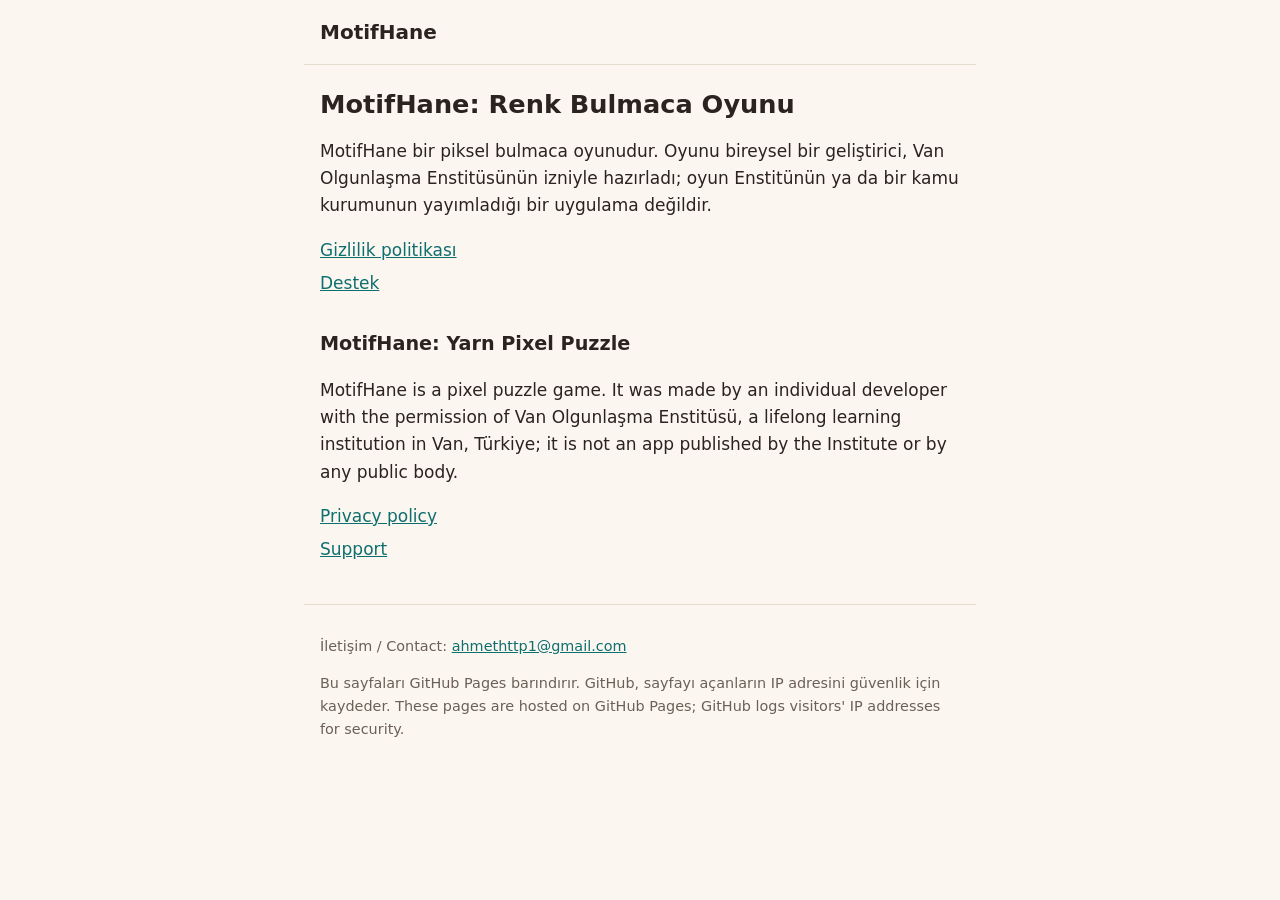
<file: index.html>
<!doctype html>
<html lang="tr">
<head>
<meta charset="utf-8">
<meta name="viewport" content="width=device-width, initial-scale=1">
<title>MotifHane: Renk Bulmaca Oyunu</title>
<meta name="description" content="MotifHane piksel bulmaca oyununun gizlilik ve destek sayfaları.">
<link rel="stylesheet" href="stil.css">
</head>
<body>
<header class="ust">
  <span class="ad">MotifHane</span>
</header>
<main>
<h1>MotifHane: Renk Bulmaca Oyunu</h1>
<p>MotifHane bir piksel bulmaca oyunudur. Oyunu bireysel bir geliştirici, Van Olgunlaşma Enstitüsünün izniyle hazırladı; oyun Enstitünün ya da bir kamu kurumunun yayımladığı bir uygulama değildir.</p>
<ul class="baglantilar">
  <li><a href="gizlilik.html">Gizlilik politikası</a></li>
  <li><a href="destek.html">Destek</a></li>
</ul>
<section lang="en">
<h2>MotifHane: Yarn Pixel Puzzle</h2>
<p>MotifHane is a pixel puzzle game. It was made by an individual developer with the permission of Van Olgunlaşma Enstitüsü, a lifelong learning institution in Van, Türkiye; it is not an app published by the Institute or by any public body.</p>
<ul class="baglantilar">
  <li><a href="privacy.html">Privacy policy</a></li>
  <li><a href="destek.html#en">Support</a></li>
</ul>
</section>
</main>
<footer class="alt">
  <p>İletişim / Contact: <a href="mailto:ahmethttp1@gmail.com">ahmethttp1@gmail.com</a></p>
  <p>Bu sayfaları GitHub Pages barındırır. GitHub, sayfayı açanların IP adresini güvenlik için kaydeder. <span lang="en">These pages are hosted on GitHub Pages; GitHub logs visitors' IP addresses for security.</span></p>
</footer>
</body>
</html>
</file>
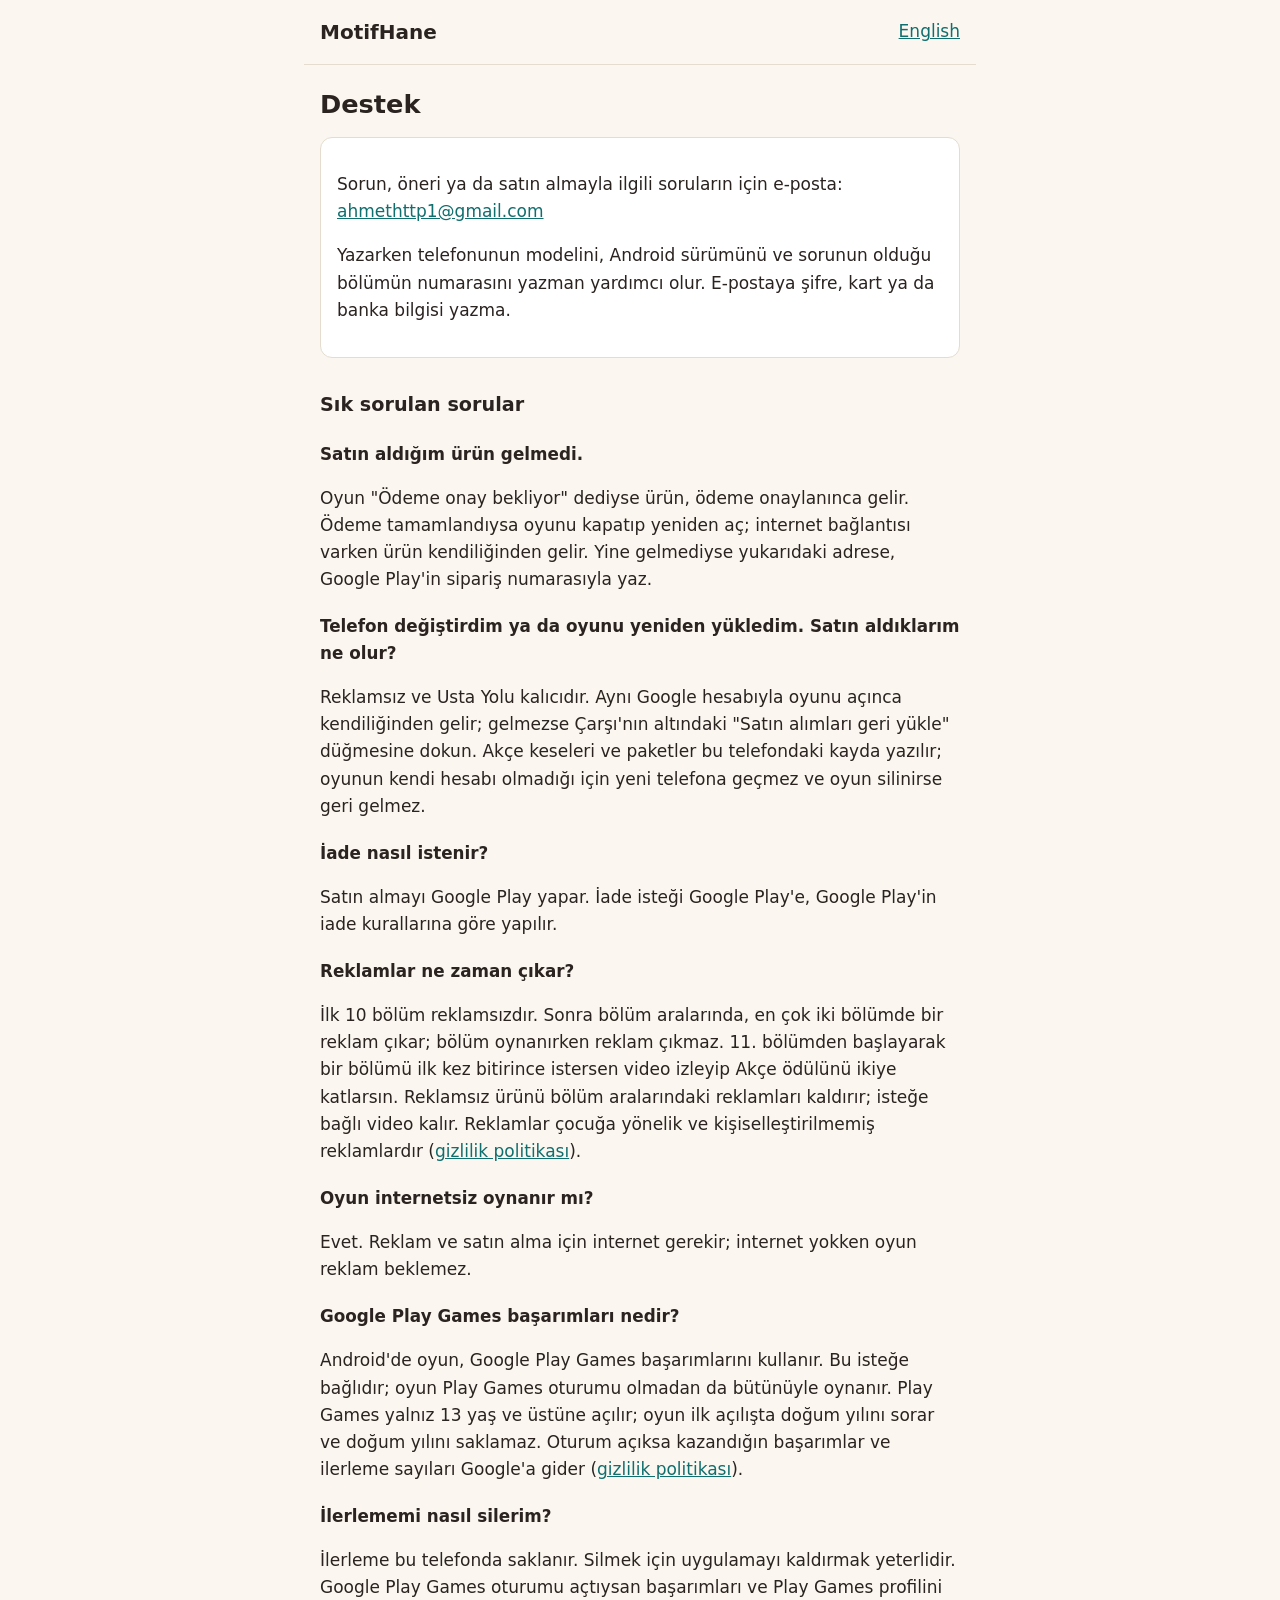
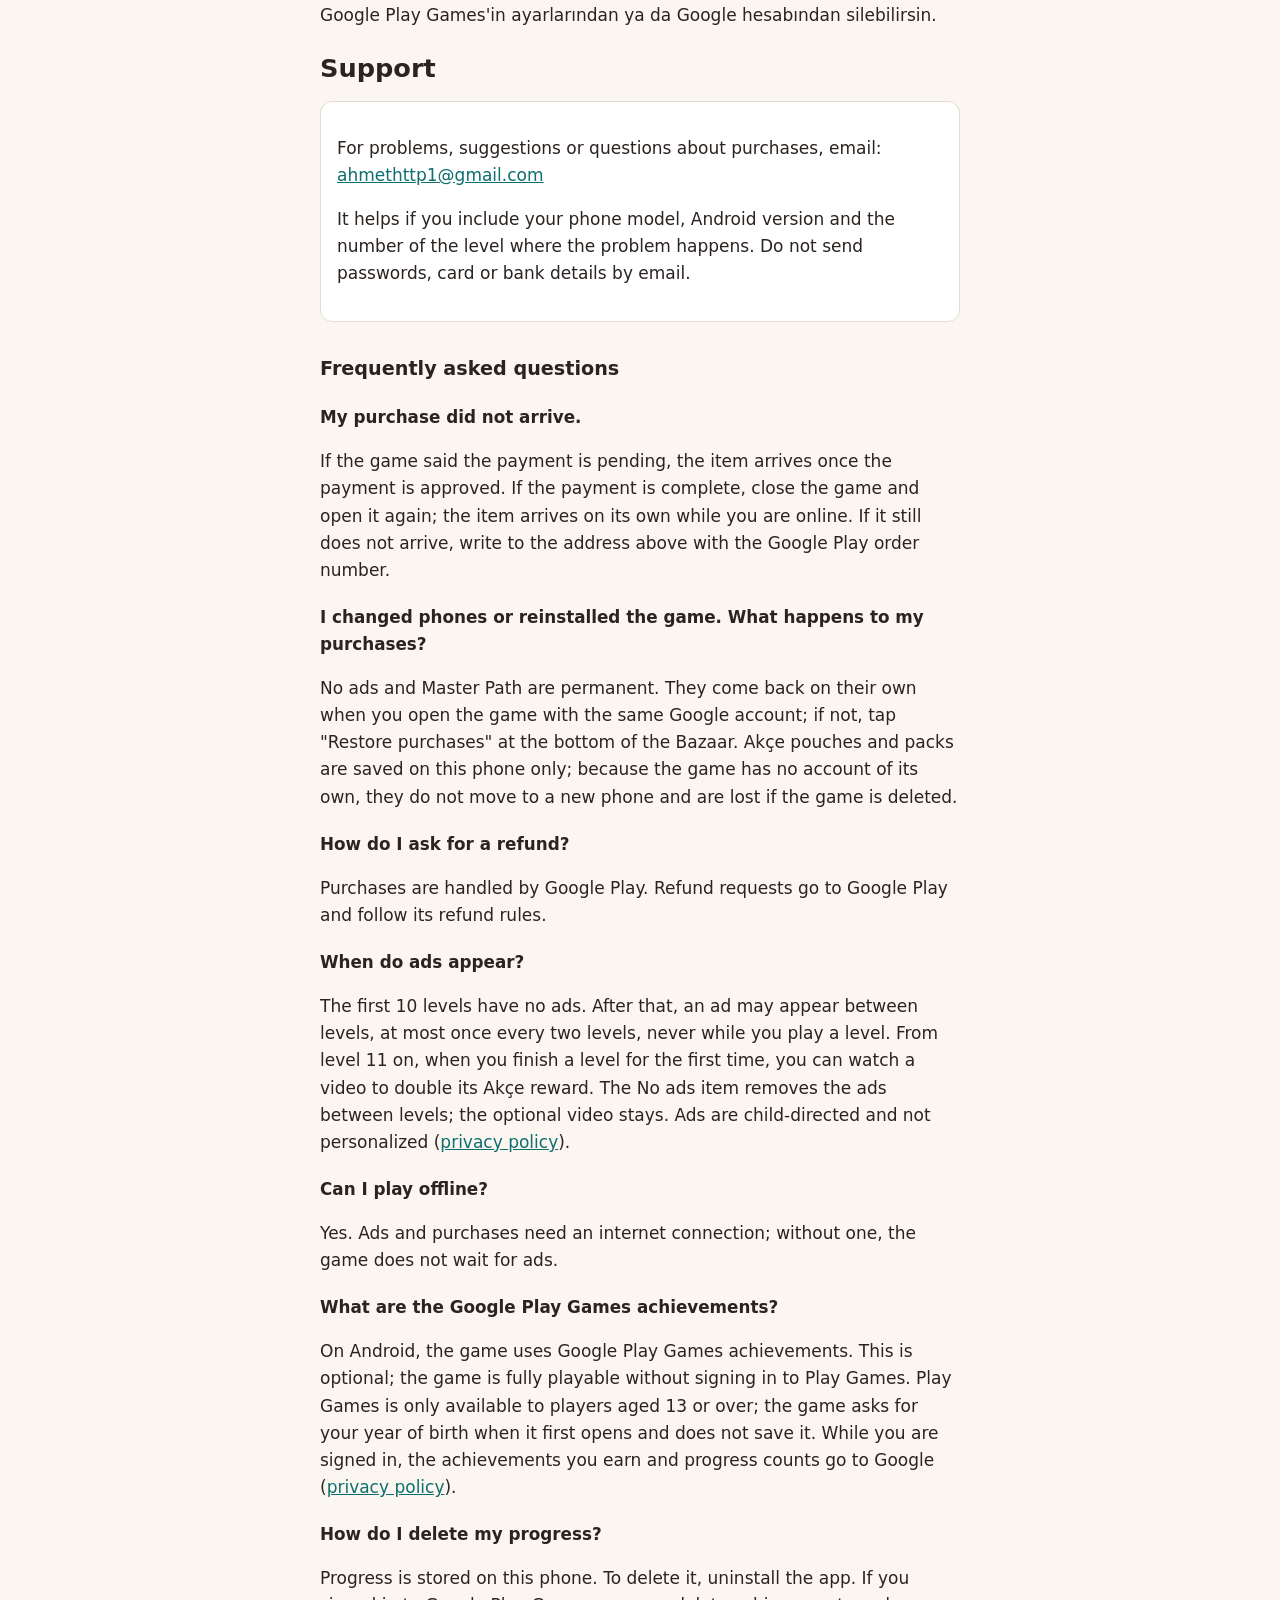
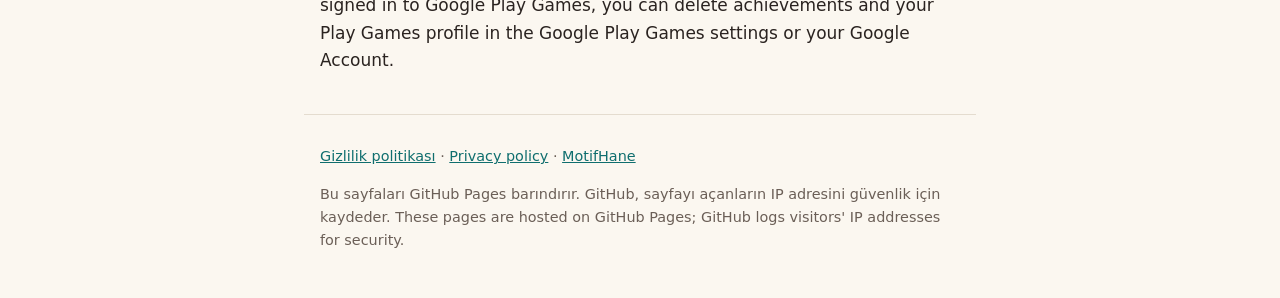
<file: destek.html>
<!doctype html>
<html lang="tr">
<head>
<meta charset="utf-8">
<meta name="viewport" content="width=device-width, initial-scale=1">
<title>MotifHane: Destek</title>
<meta name="description" content="MotifHane piksel bulmaca oyunu için destek ve sık sorulan sorular.">
<link rel="stylesheet" href="stil.css">
</head>
<body>
<header class="ust">
  <a class="ad" href="index.html">MotifHane</a>
  <nav><a href="#en" lang="en">English</a></nav>
</header>
<main>
<h1>Destek</h1>
<div class="kart">
<p>Sorun, öneri ya da satın almayla ilgili soruların için e-posta: <a href="mailto:ahmethttp1@gmail.com">ahmethttp1@gmail.com</a></p>
<p>Yazarken telefonunun modelini, Android sürümünü ve sorunun olduğu bölümün numarasını yazman yardımcı olur. E-postaya şifre, kart ya da banka bilgisi yazma.</p>
</div>

<h2>Sık sorulan sorular</h2>

<h3>Satın aldığım ürün gelmedi.</h3>
<p>Oyun "Ödeme onay bekliyor" dediyse ürün, ödeme onaylanınca gelir. Ödeme tamamlandıysa oyunu kapatıp yeniden aç; internet bağlantısı varken ürün kendiliğinden gelir. Yine gelmediyse yukarıdaki adrese, Google Play'in sipariş numarasıyla yaz.</p>

<h3>Telefon değiştirdim ya da oyunu yeniden yükledim. Satın aldıklarım ne olur?</h3>
<p>Reklamsız ve Usta Yolu kalıcıdır. Aynı Google hesabıyla oyunu açınca kendiliğinden gelir; gelmezse Çarşı'nın altındaki "Satın alımları geri yükle" düğmesine dokun. Akçe keseleri ve paketler bu telefondaki kayda yazılır; oyunun kendi hesabı olmadığı için yeni telefona geçmez ve oyun silinirse geri gelmez.</p>

<h3>İade nasıl istenir?</h3>
<p>Satın almayı Google Play yapar. İade isteği Google Play'e, Google Play'in iade kurallarına göre yapılır.</p>

<h3>Reklamlar ne zaman çıkar?</h3>
<p>İlk 10 bölüm reklamsızdır. Sonra bölüm aralarında, en çok iki bölümde bir reklam çıkar; bölüm oynanırken reklam çıkmaz. 11. bölümden başlayarak bir bölümü ilk kez bitirince istersen video izleyip Akçe ödülünü ikiye katlarsın. Reklamsız ürünü bölüm aralarındaki reklamları kaldırır; isteğe bağlı video kalır. Reklamlar çocuğa yönelik ve kişiselleştirilmemiş reklamlardır (<a href="gizlilik.html">gizlilik politikası</a>).</p>

<h3>Oyun internetsiz oynanır mı?</h3>
<p>Evet. Reklam ve satın alma için internet gerekir; internet yokken oyun reklam beklemez.</p>

<h3>Google Play Games başarımları nedir?</h3>
<p>Android'de oyun, Google Play Games başarımlarını kullanır. Bu isteğe bağlıdır; oyun Play Games oturumu olmadan da bütünüyle oynanır. Play Games yalnız 13 yaş ve üstüne açılır; oyun ilk açılışta doğum yılını sorar ve doğum yılını saklamaz. Oturum açıksa kazandığın başarımlar ve ilerleme sayıları Google'a gider (<a href="gizlilik.html">gizlilik politikası</a>).</p>

<h3>İlerlememi nasıl silerim?</h3>
<p>İlerleme bu telefonda saklanır. Silmek için uygulamayı kaldırmak yeterlidir. Google Play Games oturumu açtıysan başarımları ve Play Games profilini Google Play Games'in ayarlarından ya da Google hesabından silebilirsin.</p>

<section id="en" lang="en">
<h1>Support</h1>
<div class="kart">
<p>For problems, suggestions or questions about purchases, email: <a href="mailto:ahmethttp1@gmail.com">ahmethttp1@gmail.com</a></p>
<p>It helps if you include your phone model, Android version and the number of the level where the problem happens. Do not send passwords, card or bank details by email.</p>
</div>

<h2>Frequently asked questions</h2>

<h3>My purchase did not arrive.</h3>
<p>If the game said the payment is pending, the item arrives once the payment is approved. If the payment is complete, close the game and open it again; the item arrives on its own while you are online. If it still does not arrive, write to the address above with the Google Play order number.</p>

<h3>I changed phones or reinstalled the game. What happens to my purchases?</h3>
<p>No ads and Master Path are permanent. They come back on their own when you open the game with the same Google account; if not, tap "Restore purchases" at the bottom of the Bazaar. Akçe pouches and packs are saved on this phone only; because the game has no account of its own, they do not move to a new phone and are lost if the game is deleted.</p>

<h3>How do I ask for a refund?</h3>
<p>Purchases are handled by Google Play. Refund requests go to Google Play and follow its refund rules.</p>

<h3>When do ads appear?</h3>
<p>The first 10 levels have no ads. After that, an ad may appear between levels, at most once every two levels, never while you play a level. From level 11 on, when you finish a level for the first time, you can watch a video to double its Akçe reward. The No ads item removes the ads between levels; the optional video stays. Ads are child-directed and not personalized (<a href="privacy.html">privacy policy</a>).</p>

<h3>Can I play offline?</h3>
<p>Yes. Ads and purchases need an internet connection; without one, the game does not wait for ads.</p>

<h3>What are the Google Play Games achievements?</h3>
<p>On Android, the game uses Google Play Games achievements. This is optional; the game is fully playable without signing in to Play Games. Play Games is only available to players aged 13 or over; the game asks for your year of birth when it first opens and does not save it. While you are signed in, the achievements you earn and progress counts go to Google (<a href="privacy.html">privacy policy</a>).</p>

<h3>How do I delete my progress?</h3>
<p>Progress is stored on this phone. To delete it, uninstall the app. If you signed in to Google Play Games, you can delete achievements and your Play Games profile in the Google Play Games settings or your Google Account.</p>
</section>
</main>
<footer class="alt">
  <p><a href="gizlilik.html">Gizlilik politikası</a> · <a href="privacy.html" lang="en">Privacy policy</a> · <a href="index.html">MotifHane</a></p>
  <p>Bu sayfaları GitHub Pages barındırır. GitHub, sayfayı açanların IP adresini güvenlik için kaydeder. <span lang="en">These pages are hosted on GitHub Pages; GitHub logs visitors' IP addresses for security.</span></p>
</footer>
</body>
</html>
</file>
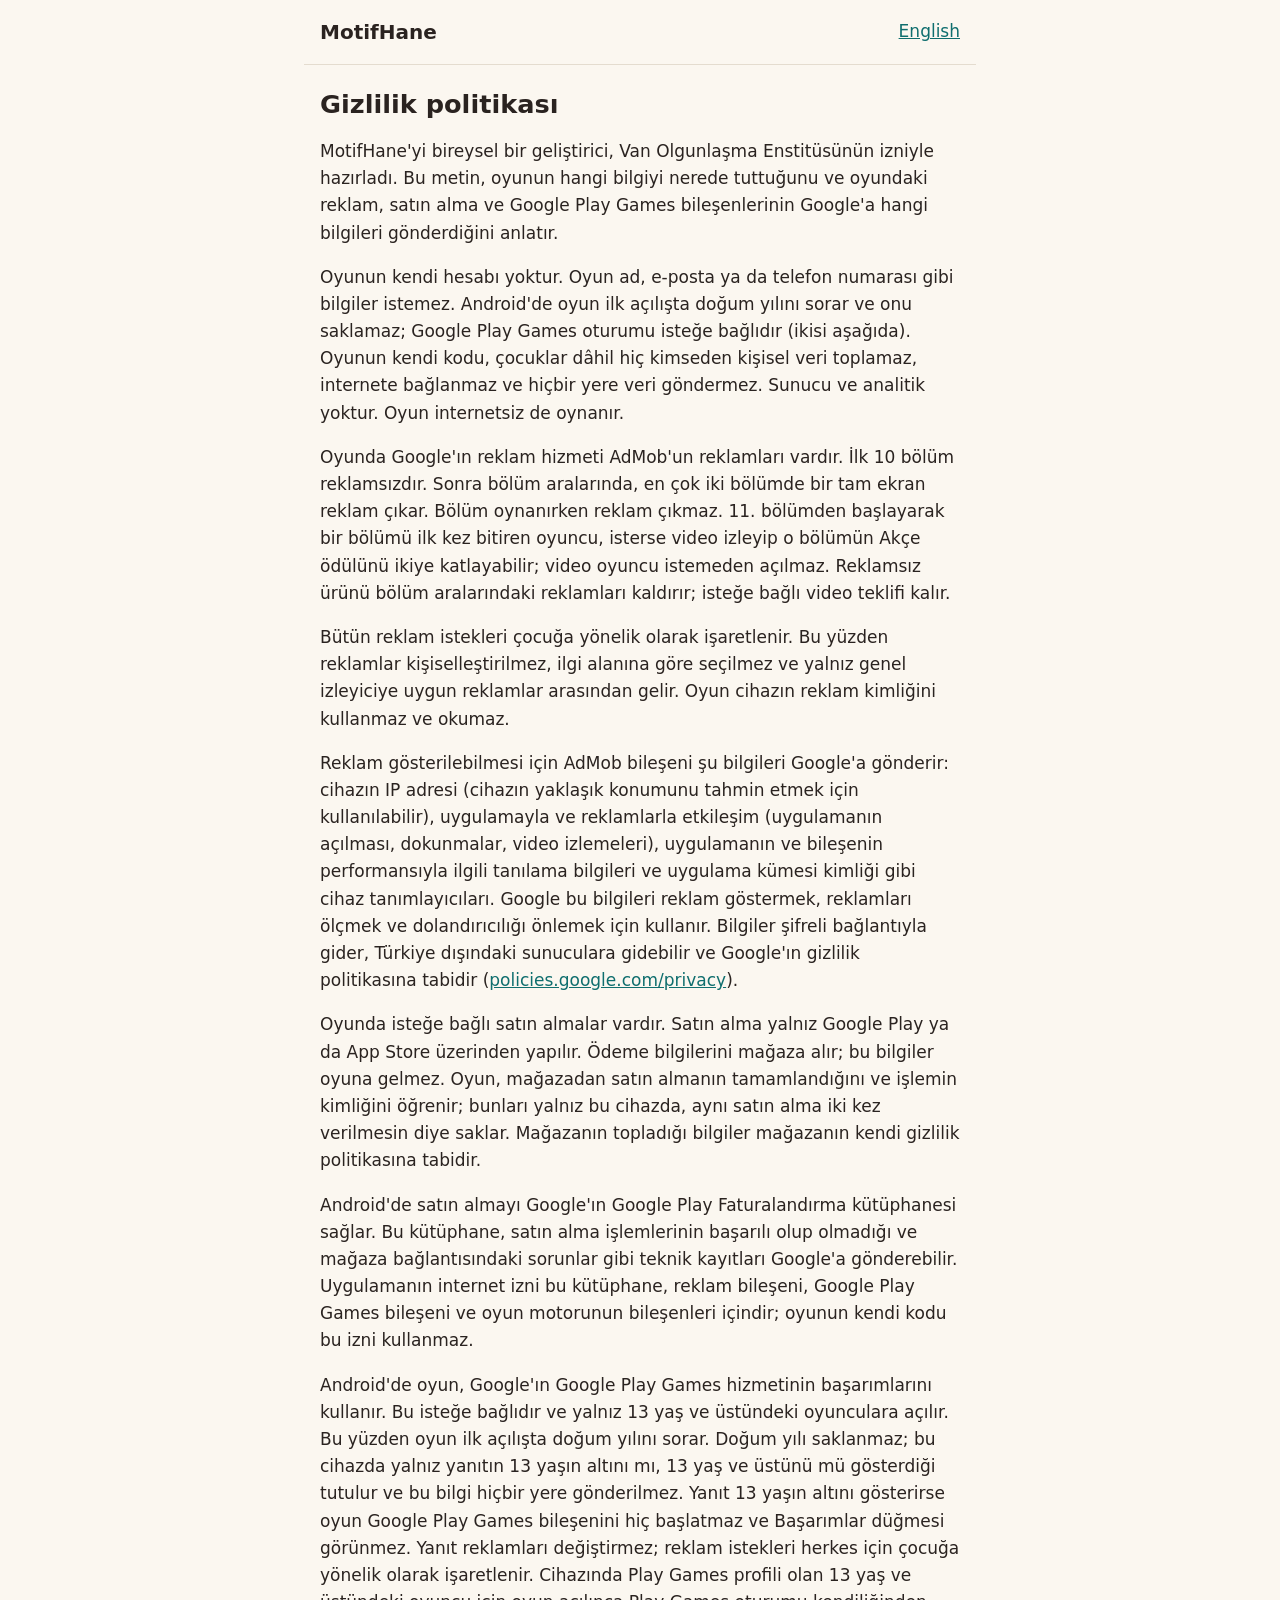
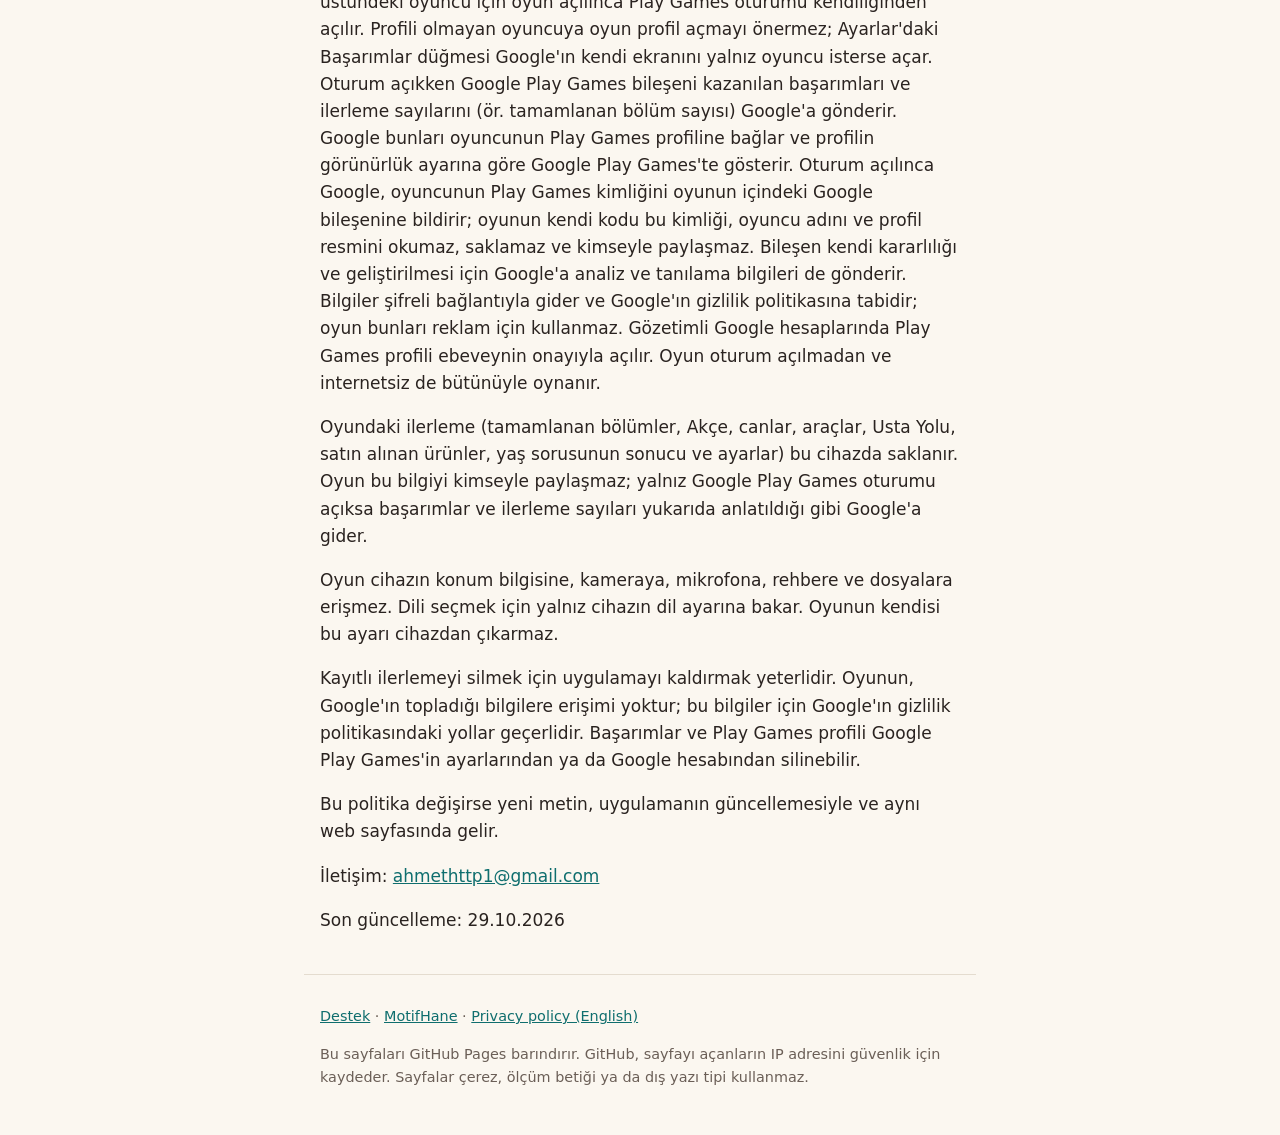
<file: gizlilik.html>
<!doctype html>
<html lang="tr">
<head>
<meta charset="utf-8">
<meta name="viewport" content="width=device-width, initial-scale=1">
<title>MotifHane: Gizlilik politikası</title>
<meta name="description" content="MotifHane piksel bulmaca oyununun gizlilik politikası.">
<link rel="alternate" hreflang="en" href="privacy.html">
<link rel="stylesheet" href="stil.css">
</head>
<body>
<header class="ust">
  <a class="ad" href="index.html">MotifHane</a>
  <nav><a href="privacy.html" hreflang="en" lang="en">English</a></nav>
</header>
<main>
<h1>Gizlilik politikası</h1>
<div class="metin">
<p>MotifHane'yi bireysel bir geliştirici, Van Olgunlaşma Enstitüsünün izniyle hazırladı. Bu metin, oyunun hangi bilgiyi nerede tuttuğunu ve oyundaki reklam, satın alma ve Google Play Games bileşenlerinin Google'a hangi bilgileri gönderdiğini anlatır.</p>
<p>Oyunun kendi hesabı yoktur. Oyun ad, e-posta ya da telefon numarası gibi bilgiler istemez. Android'de oyun ilk açılışta doğum yılını sorar ve onu saklamaz; Google Play Games oturumu isteğe bağlıdır (ikisi aşağıda). Oyunun kendi kodu, çocuklar dâhil hiç kimseden kişisel veri toplamaz, internete bağlanmaz ve hiçbir yere veri göndermez. Sunucu ve analitik yoktur. Oyun internetsiz de oynanır.</p>
<p>Oyunda Google'ın reklam hizmeti AdMob'un reklamları vardır. İlk 10 bölüm reklamsızdır. Sonra bölüm aralarında, en çok iki bölümde bir tam ekran reklam çıkar. Bölüm oynanırken reklam çıkmaz. 11. bölümden başlayarak bir bölümü ilk kez bitiren oyuncu, isterse video izleyip o bölümün Akçe ödülünü ikiye katlayabilir; video oyuncu istemeden açılmaz. Reklamsız ürünü bölüm aralarındaki reklamları kaldırır; isteğe bağlı video teklifi kalır.</p>
<p>Bütün reklam istekleri çocuğa yönelik olarak işaretlenir. Bu yüzden reklamlar kişiselleştirilmez, ilgi alanına göre seçilmez ve yalnız genel izleyiciye uygun reklamlar arasından gelir. Oyun cihazın reklam kimliğini kullanmaz ve okumaz.</p>
<p>Reklam gösterilebilmesi için AdMob bileşeni şu bilgileri Google'a gönderir: cihazın IP adresi (cihazın yaklaşık konumunu tahmin etmek için kullanılabilir), uygulamayla ve reklamlarla etkileşim (uygulamanın açılması, dokunmalar, video izlemeleri), uygulamanın ve bileşenin performansıyla ilgili tanılama bilgileri ve uygulama kümesi kimliği gibi cihaz tanımlayıcıları. Google bu bilgileri reklam göstermek, reklamları ölçmek ve dolandırıcılığı önlemek için kullanır. Bilgiler şifreli bağlantıyla gider, Türkiye dışındaki sunuculara gidebilir ve Google'ın gizlilik politikasına tabidir (<a href="https://policies.google.com/privacy">policies.google.com/privacy</a>).</p>
<p>Oyunda isteğe bağlı satın almalar vardır. Satın alma yalnız Google Play ya da App Store üzerinden yapılır. Ödeme bilgilerini mağaza alır; bu bilgiler oyuna gelmez. Oyun, mağazadan satın almanın tamamlandığını ve işlemin kimliğini öğrenir; bunları yalnız bu cihazda, aynı satın alma iki kez verilmesin diye saklar. Mağazanın topladığı bilgiler mağazanın kendi gizlilik politikasına tabidir.</p>
<p>Android'de satın almayı Google'ın Google Play Faturalandırma kütüphanesi sağlar. Bu kütüphane, satın alma işlemlerinin başarılı olup olmadığı ve mağaza bağlantısındaki sorunlar gibi teknik kayıtları Google'a gönderebilir. Uygulamanın internet izni bu kütüphane, reklam bileşeni, Google Play Games bileşeni ve oyun motorunun bileşenleri içindir; oyunun kendi kodu bu izni kullanmaz.</p>
<p>Android'de oyun, Google'ın Google Play Games hizmetinin başarımlarını kullanır. Bu isteğe bağlıdır ve yalnız 13 yaş ve üstündeki oyunculara açılır. Bu yüzden oyun ilk açılışta doğum yılını sorar. Doğum yılı saklanmaz; bu cihazda yalnız yanıtın 13 yaşın altını mı, 13 yaş ve üstünü mü gösterdiği tutulur ve bu bilgi hiçbir yere gönderilmez. Yanıt 13 yaşın altını gösterirse oyun Google Play Games bileşenini hiç başlatmaz ve Başarımlar düğmesi görünmez. Yanıt reklamları değiştirmez; reklam istekleri herkes için çocuğa yönelik olarak işaretlenir. Cihazında Play Games profili olan 13 yaş ve üstündeki oyuncu için oyun açılınca Play Games oturumu kendiliğinden açılır. Profili olmayan oyuncuya oyun profil açmayı önermez; Ayarlar'daki Başarımlar düğmesi Google'ın kendi ekranını yalnız oyuncu isterse açar. Oturum açıkken Google Play Games bileşeni kazanılan başarımları ve ilerleme sayılarını (ör. tamamlanan bölüm sayısı) Google'a gönderir. Google bunları oyuncunun Play Games profiline bağlar ve profilin görünürlük ayarına göre Google Play Games'te gösterir. Oturum açılınca Google, oyuncunun Play Games kimliğini oyunun içindeki Google bileşenine bildirir; oyunun kendi kodu bu kimliği, oyuncu adını ve profil resmini okumaz, saklamaz ve kimseyle paylaşmaz. Bileşen kendi kararlılığı ve geliştirilmesi için Google'a analiz ve tanılama bilgileri de gönderir. Bilgiler şifreli bağlantıyla gider ve Google'ın gizlilik politikasına tabidir; oyun bunları reklam için kullanmaz. Gözetimli Google hesaplarında Play Games profili ebeveynin onayıyla açılır. Oyun oturum açılmadan ve internetsiz de bütünüyle oynanır.</p>
<p>Oyundaki ilerleme (tamamlanan bölümler, Akçe, canlar, araçlar, Usta Yolu, satın alınan ürünler, yaş sorusunun sonucu ve ayarlar) bu cihazda saklanır. Oyun bu bilgiyi kimseyle paylaşmaz; yalnız Google Play Games oturumu açıksa başarımlar ve ilerleme sayıları yukarıda anlatıldığı gibi Google'a gider.</p>
<p>Oyun cihazın konum bilgisine, kameraya, mikrofona, rehbere ve dosyalara erişmez. Dili seçmek için yalnız cihazın dil ayarına bakar. Oyunun kendisi bu ayarı cihazdan çıkarmaz.</p>
<p>Kayıtlı ilerlemeyi silmek için uygulamayı kaldırmak yeterlidir. Oyunun, Google'ın topladığı bilgilere erişimi yoktur; bu bilgiler için Google'ın gizlilik politikasındaki yollar geçerlidir. Başarımlar ve Play Games profili Google Play Games'in ayarlarından ya da Google hesabından silinebilir.</p>
<p>Bu politika değişirse yeni metin, uygulamanın güncellemesiyle ve aynı web sayfasında gelir.</p>
<p>İletişim: <a href="mailto:ahmethttp1@gmail.com">ahmethttp1@gmail.com</a></p>
<p>Son güncelleme: 29.10.2026</p>
</div>
</main>
<footer class="alt">
  <p><a href="destek.html">Destek</a> · <a href="index.html">MotifHane</a> · <a href="privacy.html" hreflang="en" lang="en">Privacy policy (English)</a></p>
  <p>Bu sayfaları GitHub Pages barındırır. GitHub, sayfayı açanların IP adresini güvenlik için kaydeder. Sayfalar çerez, ölçüm betiği ya da dış yazı tipi kullanmaz.</p>
</footer>
</body>
</html>
</file>
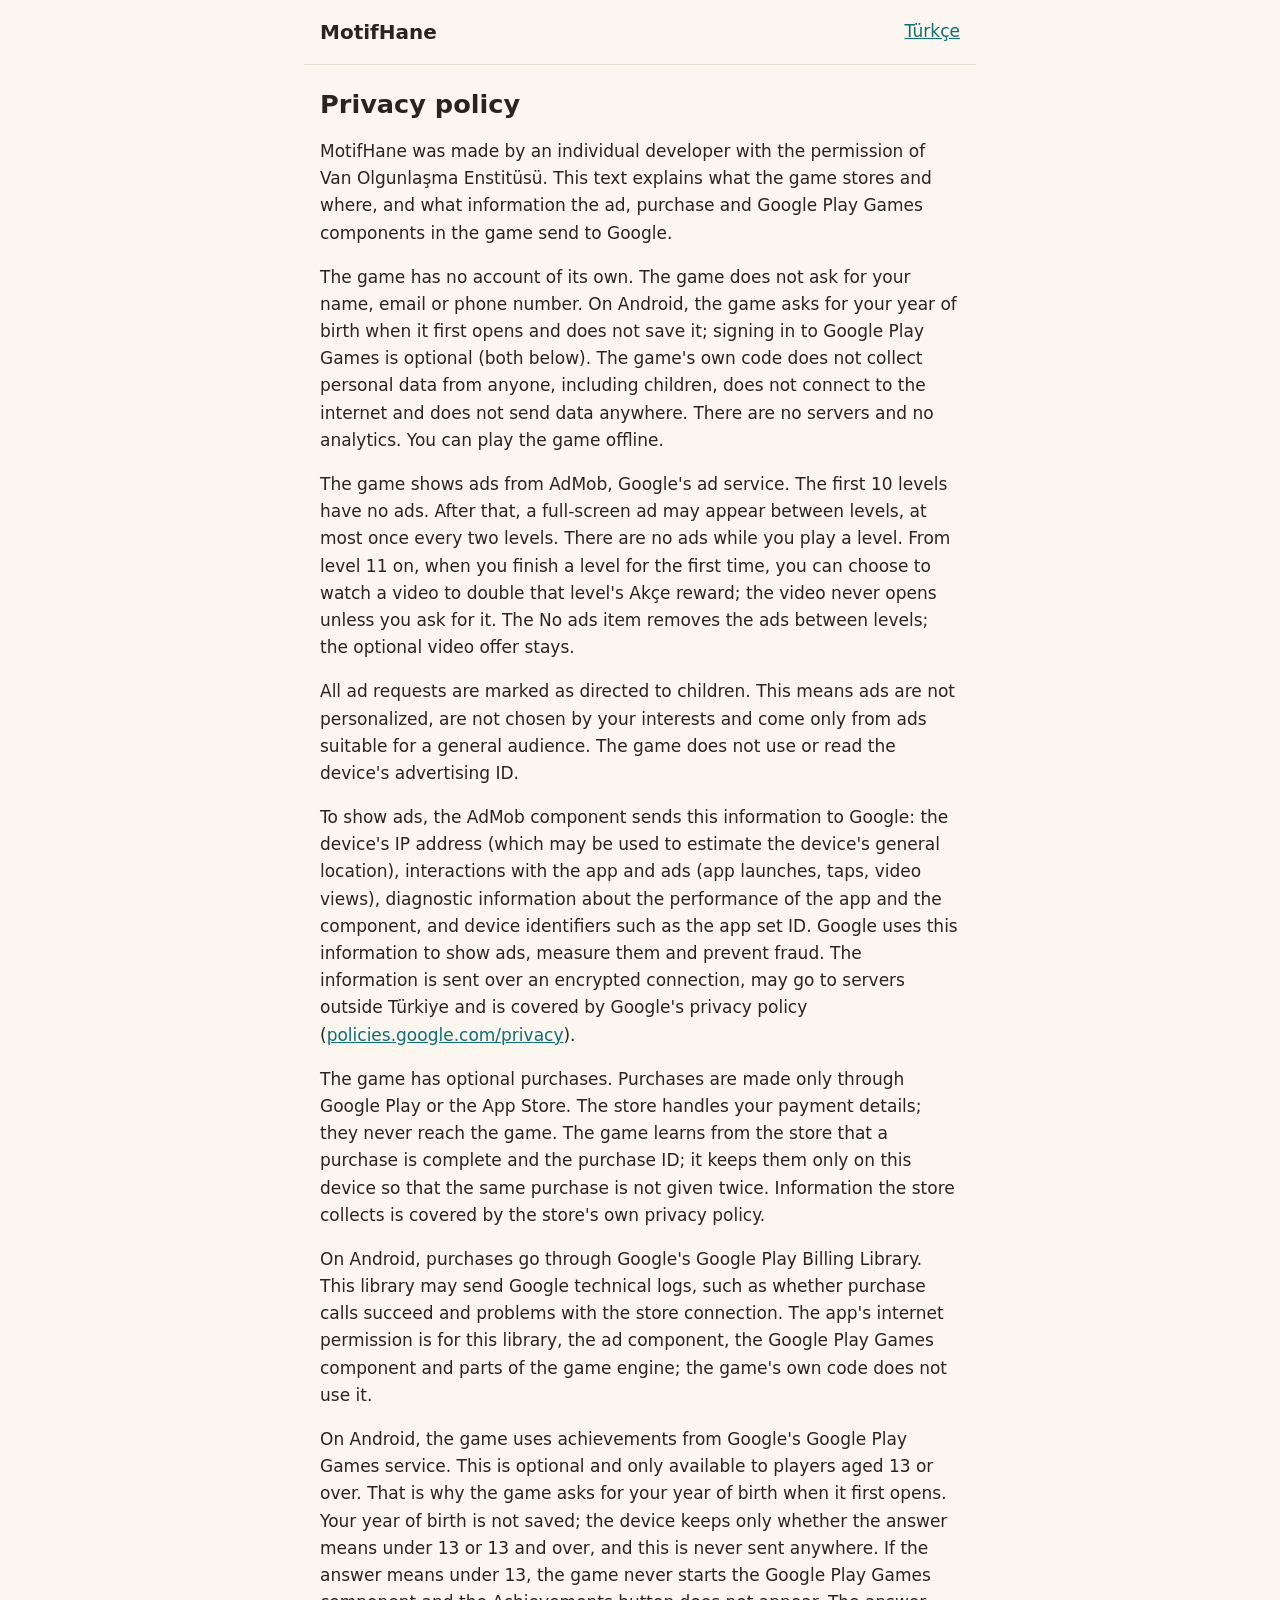
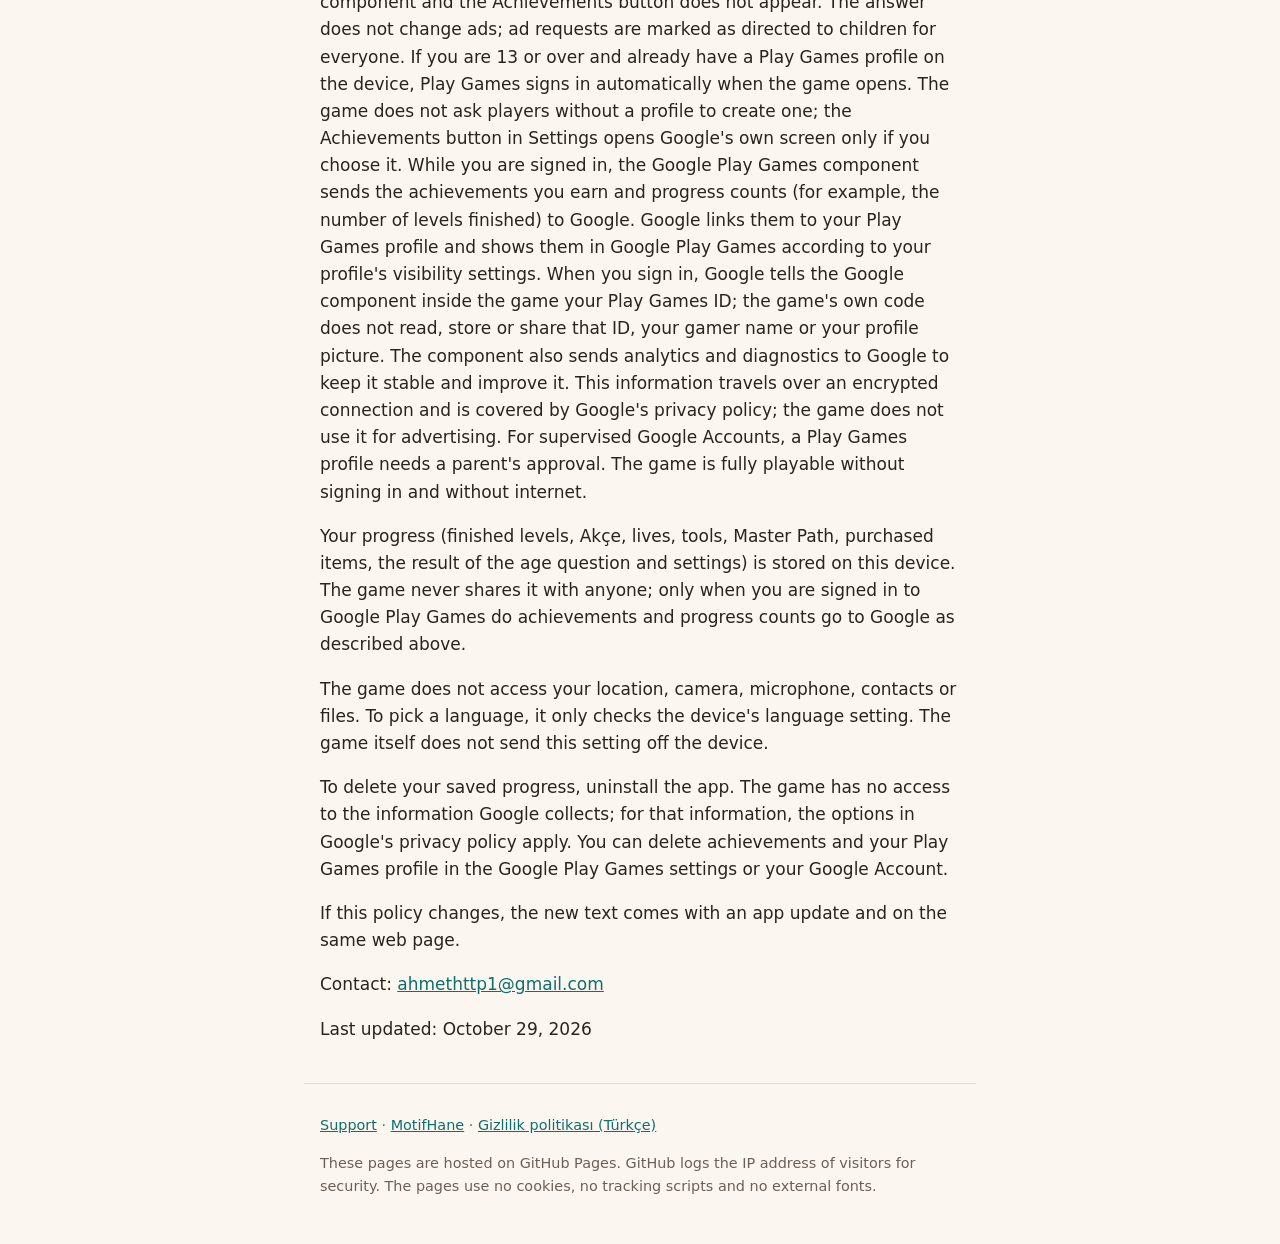
<file: privacy.html>
<!doctype html>
<html lang="en">
<head>
<meta charset="utf-8">
<meta name="viewport" content="width=device-width, initial-scale=1">
<title>MotifHane: Privacy policy</title>
<meta name="description" content="Privacy policy of the MotifHane pixel puzzle game.">
<link rel="alternate" hreflang="tr" href="gizlilik.html">
<link rel="stylesheet" href="stil.css">
</head>
<body>
<header class="ust">
  <a class="ad" href="index.html">MotifHane</a>
  <nav><a href="gizlilik.html" hreflang="tr" lang="tr">Türkçe</a></nav>
</header>
<main>
<h1>Privacy policy</h1>
<div class="metin">
<p>MotifHane was made by an individual developer with the permission of Van Olgunlaşma Enstitüsü. This text explains what the game stores and where, and what information the ad, purchase and Google Play Games components in the game send to Google.</p>
<p>The game has no account of its own. The game does not ask for your name, email or phone number. On Android, the game asks for your year of birth when it first opens and does not save it; signing in to Google Play Games is optional (both below). The game's own code does not collect personal data from anyone, including children, does not connect to the internet and does not send data anywhere. There are no servers and no analytics. You can play the game offline.</p>
<p>The game shows ads from AdMob, Google's ad service. The first 10 levels have no ads. After that, a full-screen ad may appear between levels, at most once every two levels. There are no ads while you play a level. From level 11 on, when you finish a level for the first time, you can choose to watch a video to double that level's Akçe reward; the video never opens unless you ask for it. The No ads item removes the ads between levels; the optional video offer stays.</p>
<p>All ad requests are marked as directed to children. This means ads are not personalized, are not chosen by your interests and come only from ads suitable for a general audience. The game does not use or read the device's advertising ID.</p>
<p>To show ads, the AdMob component sends this information to Google: the device's IP address (which may be used to estimate the device's general location), interactions with the app and ads (app launches, taps, video views), diagnostic information about the performance of the app and the component, and device identifiers such as the app set ID. Google uses this information to show ads, measure them and prevent fraud. The information is sent over an encrypted connection, may go to servers outside Türkiye and is covered by Google's privacy policy (<a href="https://policies.google.com/privacy">policies.google.com/privacy</a>).</p>
<p>The game has optional purchases. Purchases are made only through Google Play or the App Store. The store handles your payment details; they never reach the game. The game learns from the store that a purchase is complete and the purchase ID; it keeps them only on this device so that the same purchase is not given twice. Information the store collects is covered by the store's own privacy policy.</p>
<p>On Android, purchases go through Google's Google Play Billing Library. This library may send Google technical logs, such as whether purchase calls succeed and problems with the store connection. The app's internet permission is for this library, the ad component, the Google Play Games component and parts of the game engine; the game's own code does not use it.</p>
<p>On Android, the game uses achievements from Google's Google Play Games service. This is optional and only available to players aged 13 or over. That is why the game asks for your year of birth when it first opens. Your year of birth is not saved; the device keeps only whether the answer means under 13 or 13 and over, and this is never sent anywhere. If the answer means under 13, the game never starts the Google Play Games component and the Achievements button does not appear. The answer does not change ads; ad requests are marked as directed to children for everyone. If you are 13 or over and already have a Play Games profile on the device, Play Games signs in automatically when the game opens. The game does not ask players without a profile to create one; the Achievements button in Settings opens Google's own screen only if you choose it. While you are signed in, the Google Play Games component sends the achievements you earn and progress counts (for example, the number of levels finished) to Google. Google links them to your Play Games profile and shows them in Google Play Games according to your profile's visibility settings. When you sign in, Google tells the Google component inside the game your Play Games ID; the game's own code does not read, store or share that ID, your gamer name or your profile picture. The component also sends analytics and diagnostics to Google to keep it stable and improve it. This information travels over an encrypted connection and is covered by Google's privacy policy; the game does not use it for advertising. For supervised Google Accounts, a Play Games profile needs a parent's approval. The game is fully playable without signing in and without internet.</p>
<p>Your progress (finished levels, Akçe, lives, tools, Master Path, purchased items, the result of the age question and settings) is stored on this device. The game never shares it with anyone; only when you are signed in to Google Play Games do achievements and progress counts go to Google as described above.</p>
<p>The game does not access your location, camera, microphone, contacts or files. To pick a language, it only checks the device's language setting. The game itself does not send this setting off the device.</p>
<p>To delete your saved progress, uninstall the app. The game has no access to the information Google collects; for that information, the options in Google's privacy policy apply. You can delete achievements and your Play Games profile in the Google Play Games settings or your Google Account.</p>
<p>If this policy changes, the new text comes with an app update and on the same web page.</p>
<p>Contact: <a href="mailto:ahmethttp1@gmail.com">ahmethttp1@gmail.com</a></p>
<p>Last updated: October 29, 2026</p>
</div>
</main>
<footer class="alt">
  <p><a href="destek.html#en">Support</a> · <a href="index.html">MotifHane</a> · <a href="gizlilik.html" hreflang="tr" lang="tr">Gizlilik politikası (Türkçe)</a></p>
  <p>These pages are hosted on GitHub Pages. GitHub logs the IP address of visitors for security. The pages use no cookies, no tracking scripts and no external fonts.</p>
</footer>
</body>
</html>
</file>
<file: stil.css>
:root {
  --zemin: #fbf7f0;
  --yazi: #2a2320;
  --soluk: #6b5f57;
  --vurgu: #0f6e6e;
  --cizgi: #e4dccf;
  --kart: #ffffff;
  color-scheme: light dark;
}
@media (prefers-color-scheme: dark) {
  :root {
    --zemin: #1c1917;
    --yazi: #f1ece6;
    --soluk: #b8ada3;
    --vurgu: #5cc8c8;
    --cizgi: #3a332e;
    --kart: #26211e;
  }
}
* { box-sizing: border-box; }
html { -webkit-text-size-adjust: 100%; }
body {
  margin: 0;
  background: var(--zemin);
  color: var(--yazi);
  font: 17px/1.6 system-ui, -apple-system, "Segoe UI", Roboto, "Noto Sans", sans-serif;
}
a { color: var(--vurgu); }
.ust, main, .alt {
  max-width: 42rem;
  margin: 0 auto;
  padding: 0 16px;
}
.ust {
  display: flex;
  justify-content: space-between;
  align-items: center;
  gap: 1rem;
  padding-top: 1rem;
  padding-bottom: 1rem;
  border-bottom: 1px solid var(--cizgi);
}
.ad {
  font-weight: 800;
  font-size: 1.25rem;
  text-decoration: none;
  color: var(--yazi);
}
h1 { font-size: 1.6rem; line-height: 1.25; margin: 1.5rem 0 1rem; }
h2 { font-size: 1.2rem; margin: 2rem 0 0.5rem; }
h3 { font-size: 1.05rem; margin: 1.25rem 0 0.25rem; }
.metin p, main p, main li { overflow-wrap: anywhere; }
.kart {
  background: var(--kart);
  border: 1px solid var(--cizgi);
  border-radius: 12px;
  padding: 1rem;
  margin: 1rem 0;
}
.baglantilar { list-style: none; padding: 0; margin: 1rem 0; }
.baglantilar li { margin: 0.4rem 0; }
.alt {
  margin-top: 2.5rem;
  padding-top: 1rem;
  padding-bottom: 2rem;
  border-top: 1px solid var(--cizgi);
  color: var(--soluk);
  font-size: 0.9rem;
}
</file>
